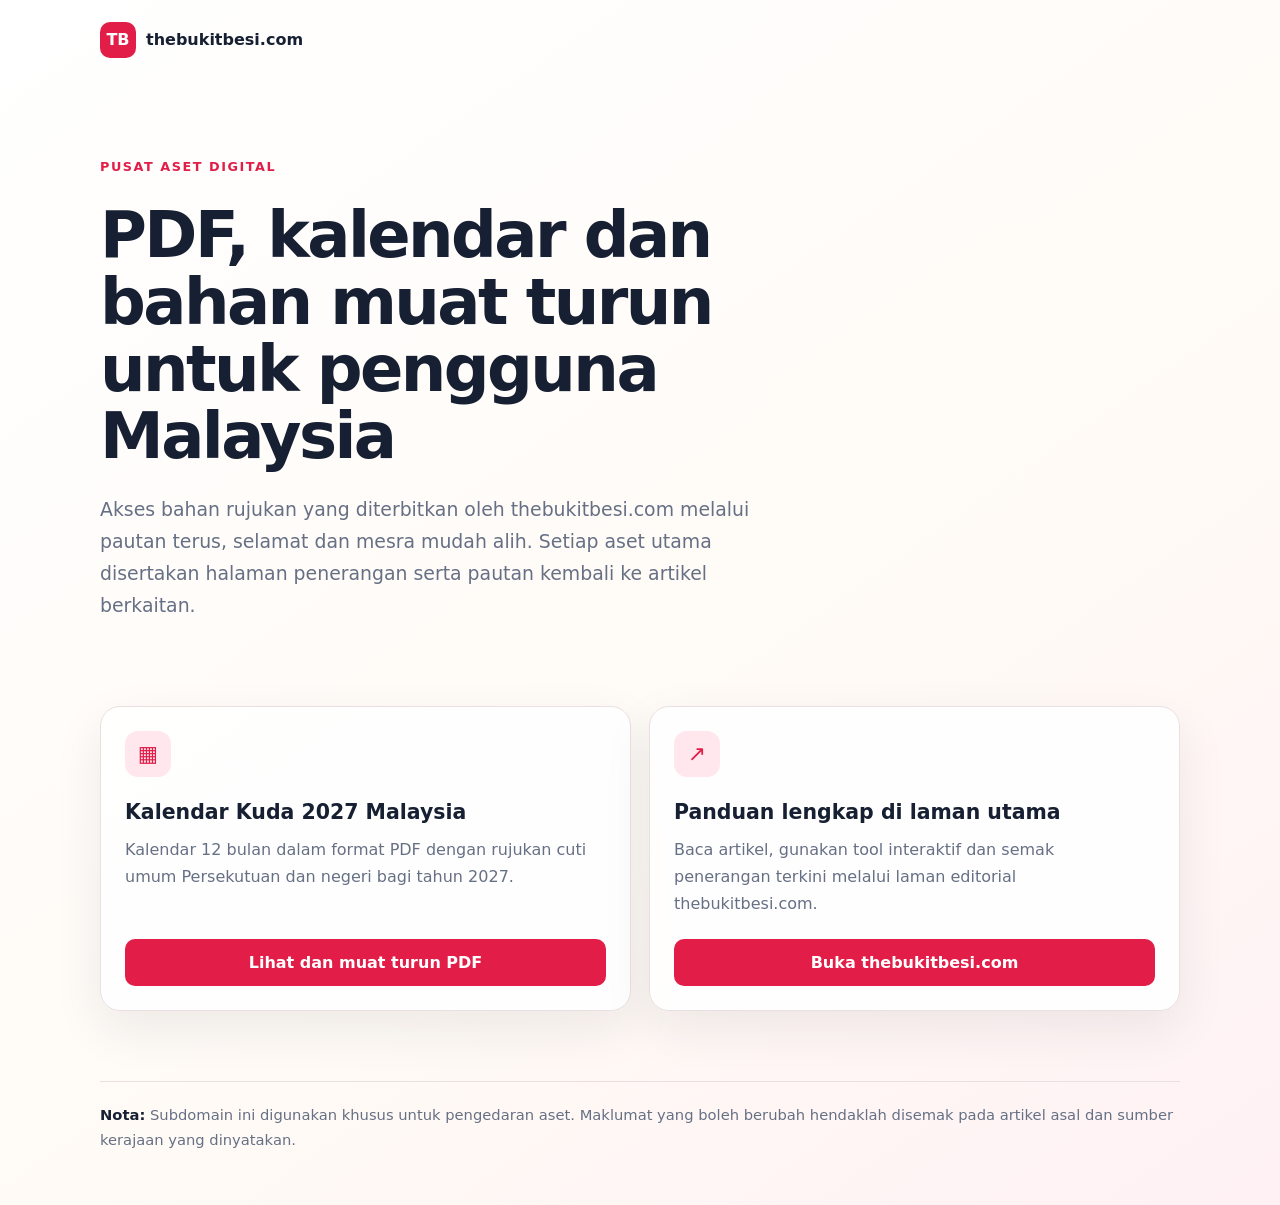
<file: index.html>
<!doctype html>
<html lang="ms">
<head>
  <meta charset="utf-8">
  <meta name="viewport" content="width=device-width,initial-scale=1">
  <title>Pusat Muat Turun & Aset Digital | thebukitbesi.com</title>
  <meta name="description" content="Pusat muat turun PDF, kalendar, panduan dan aset digital percuma daripada thebukitbesi.com untuk pengguna Malaysia.">
  <link rel="canonical" href="https://assets.thebukitbesi.com/">
  <meta name="robots" content="index,follow,max-image-preview:large">
  <meta name="theme-color" content="#e11d48">
  <style>
    :root{--red:#e11d48;--dark:#172033;--muted:#667085;--ivory:#fffaf5;--line:#eadfe1;--white:#fff}
    *{box-sizing:border-box}body{margin:0;color:var(--dark);background:linear-gradient(145deg,#fff 0%,var(--ivory) 62%,#fff1f4 100%);font:16px/1.7 system-ui,-apple-system,BlinkMacSystemFont,"Segoe UI",sans-serif}
    a{color:inherit}.wrap{width:min(1080px,calc(100% - 32px));margin:auto}.site-head{padding:22px 0}.brand{display:inline-flex;align-items:center;gap:10px;text-decoration:none;font-weight:900}.brand-mark{display:grid;place-items:center;width:36px;height:36px;border-radius:10px;background:var(--red);color:#fff}.hero{padding:72px 0 48px}.eyebrow{color:var(--red);font-size:.8rem;font-weight:900;letter-spacing:.12em;text-transform:uppercase}.hero h1{max-width:760px;margin:.35em 0;font-size:clamp(2.1rem,6vw,4rem);line-height:1.05;letter-spacing:-.04em}.lead{max-width:700px;color:var(--muted);font-size:clamp(1rem,2.2vw,1.18rem)}.grid{display:grid;grid-template-columns:repeat(auto-fit,minmax(260px,1fr));gap:18px;padding:18px 0 70px}.card{display:flex;flex-direction:column;min-height:250px;padding:24px;border:1px solid var(--line);border-radius:20px;background:rgba(255,255,255,.88);box-shadow:0 18px 50px rgba(23,32,51,.08)}.card-icon{display:grid;place-items:center;width:46px;height:46px;border-radius:13px;background:#ffe7ed;color:var(--red);font-size:1.35rem}.card h2{margin:18px 0 6px;font-size:1.28rem}.card p{margin:0 0 22px;color:var(--muted)}.btn{display:inline-flex;align-items:center;justify-content:center;min-height:46px;margin-top:auto;padding:10px 16px;border-radius:10px;background:var(--red);color:#fff;text-decoration:none;font-weight:800}.btn:hover{background:#be123c}.btn:focus-visible,.brand:focus-visible{outline:3px solid rgba(225,29,72,.3);outline-offset:3px}.note{padding:20px 0 52px;border-top:1px solid var(--line);color:var(--muted);font-size:.92rem}.note strong{color:var(--dark)}
    @media(max-width:560px){.hero{padding-top:42px}.card{min-height:0}}
  </style>
</head>
<body>
  <header class="site-head">
    <div class="wrap">
      <a class="brand" href="https://www.thebukitbesi.com/" aria-label="Laman utama thebukitbesi.com">
        <span class="brand-mark" aria-hidden="true">TB</span>
        <span>thebukitbesi.com</span>
      </a>
    </div>
  </header>
  <main>
    <section class="hero">
      <div class="wrap">
        <span class="eyebrow">Pusat aset digital</span>
        <h1>PDF, kalendar dan bahan muat turun untuk pengguna Malaysia</h1>
        <p class="lead">Akses bahan rujukan yang diterbitkan oleh thebukitbesi.com melalui pautan terus, selamat dan mesra mudah alih. Setiap aset utama disertakan halaman penerangan serta pautan kembali ke artikel berkaitan.</p>
      </div>
    </section>
    <section class="wrap grid" aria-label="Senarai aset tersedia">
      <article class="card">
        <span class="card-icon" aria-hidden="true">▦</span>
        <h2>Kalendar Kuda 2027 Malaysia</h2>
        <p>Kalendar 12 bulan dalam format PDF dengan rujukan cuti umum Persekutuan dan negeri bagi tahun 2027.</p>
        <a class="btn" href="/kalendar/">Lihat dan muat turun PDF</a>
      </article>
      <article class="card">
        <span class="card-icon" aria-hidden="true">↗</span>
        <h2>Panduan lengkap di laman utama</h2>
        <p>Baca artikel, gunakan tool interaktif dan semak penerangan terkini melalui laman editorial thebukitbesi.com.</p>
        <a class="btn" href="https://www.thebukitbesi.com/">Buka thebukitbesi.com</a>
      </article>
    </section>
    <aside class="wrap note" aria-label="Maklumat penggunaan">
      <strong>Nota:</strong> Subdomain ini digunakan khusus untuk pengedaran aset. Maklumat yang boleh berubah hendaklah disemak pada artikel asal dan sumber kerajaan yang dinyatakan.
    </aside>
  </main>
</body>
</html>
</file>
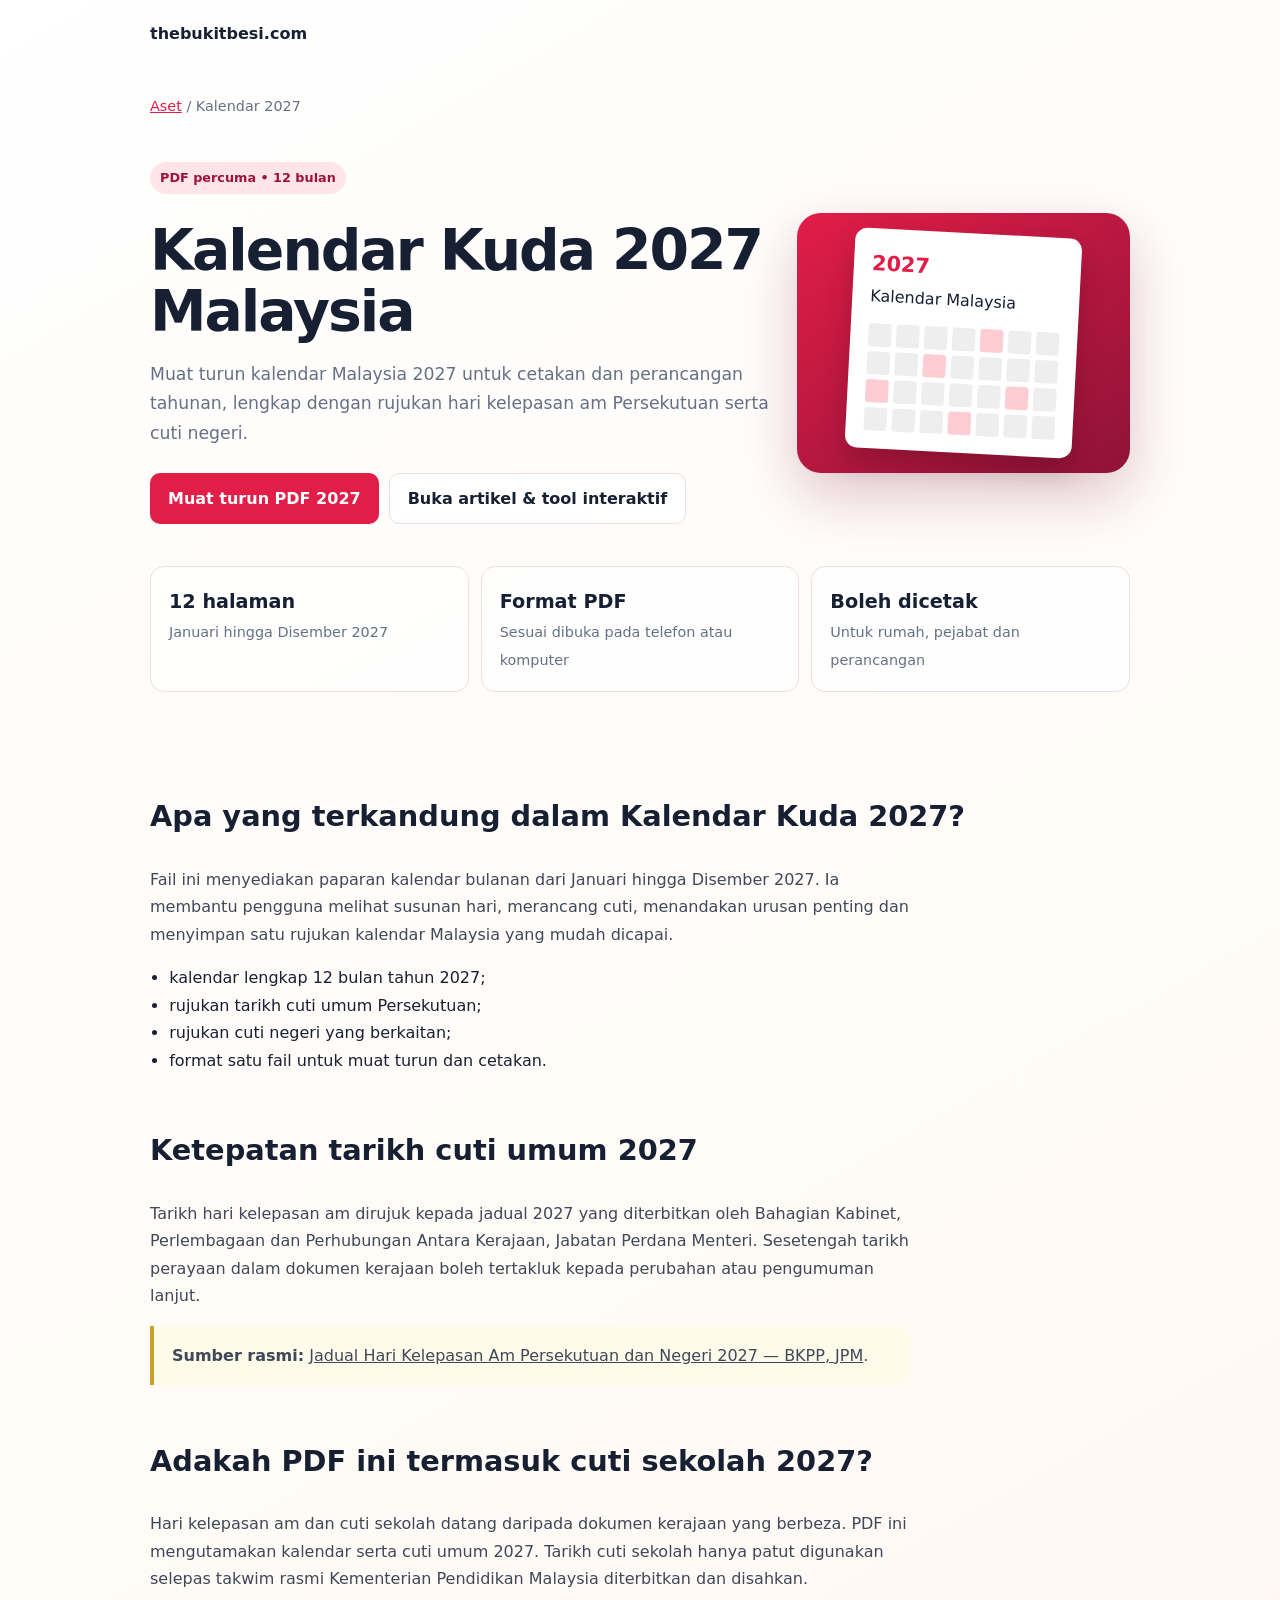
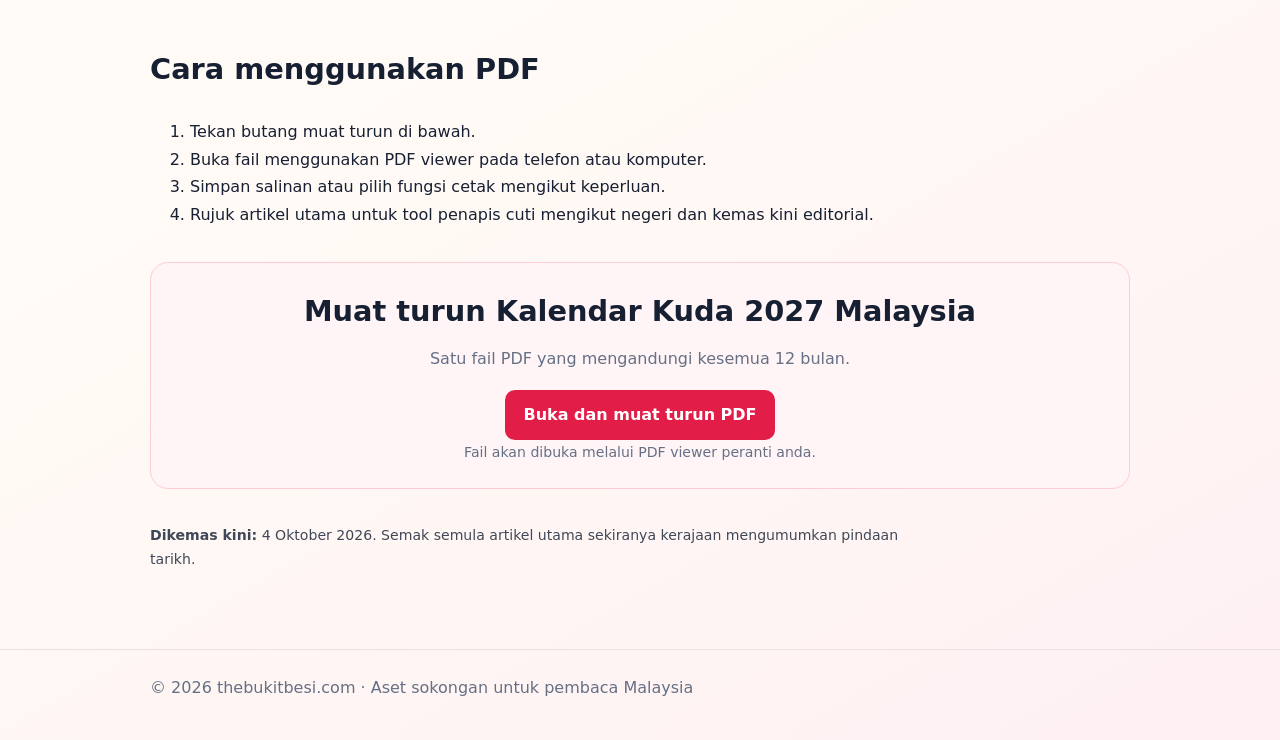
<file: kalendar/index.html>
<!doctype html>
<html lang="ms">
<head>
  <meta charset="utf-8">
  <meta name="viewport" content="width=device-width,initial-scale=1">
  <title>Muat Turun Kalendar Kuda 2027 Malaysia PDF</title>
  <meta name="description" content="Muat turun Kalendar Kuda 2027 Malaysia PDF 12 bulan dengan rujukan cuti umum Persekutuan dan negeri. Sesuai untuk cetakan dan perancangan cuti.">
  <link rel="canonical" href="https://assets.thebukitbesi.com/kalendar/">
  <meta name="robots" content="index,follow,max-image-preview:large">
  <meta name="theme-color" content="#e11d48">
  <style>
    :root{--red:#e11d48;--red2:#be123c;--dark:#172033;--muted:#667085;--ivory:#fffaf5;--line:#eadfe1;--white:#fff;--gold:#c9a227}
    *{box-sizing:border-box}body{margin:0;color:var(--dark);background:linear-gradient(150deg,#fff 0%,var(--ivory) 65%,#fff0f3 100%);font:16px/1.72 system-ui,-apple-system,BlinkMacSystemFont,"Segoe UI",sans-serif}a{color:inherit}.wrap{width:min(980px,calc(100% - 32px));margin:auto}.head{padding:20px 0}.brand{font-weight:900;text-decoration:none}.crumb{margin:26px 0 16px;color:var(--muted);font-size:.9rem}.crumb a{color:var(--red)}.hero{display:grid;grid-template-columns:minmax(0,1.3fr) minmax(240px,.7fr);gap:28px;align-items:center;padding:28px 0 42px}.badge{display:inline-block;padding:5px 10px;border-radius:999px;background:#ffe4ea;color:#9f1239;font-size:.8rem;font-weight:900}.hero h1{margin:.45em 0 .3em;font-size:clamp(2rem,5vw,3.55rem);line-height:1.08;letter-spacing:-.035em}.lead{color:var(--muted);font-size:1.08rem}.actions{display:flex;flex-wrap:wrap;gap:10px;margin-top:24px}.btn{display:inline-flex;align-items:center;justify-content:center;min-height:48px;padding:11px 18px;border-radius:10px;background:var(--red);color:#fff;text-decoration:none;font-weight:850}.btn:hover{background:var(--red2)}.btn-alt{background:#fff;color:var(--dark);border:1px solid var(--line)}.btn:focus-visible,a:focus-visible{outline:3px solid rgba(225,29,72,.3);outline-offset:3px}.visual{display:grid;place-items:center;min-height:260px;border-radius:24px;background:linear-gradient(145deg,var(--red),#8f1237);box-shadow:0 22px 58px rgba(130,18,55,.24);color:#fff}.sheet{width:68%;padding:18px;border-radius:12px;background:#fff;color:var(--dark);box-shadow:0 14px 26px rgba(0,0,0,.18);transform:rotate(3deg)}.sheet strong{display:block;color:var(--red);font-size:1.3rem}.grid-dots{display:grid;grid-template-columns:repeat(7,1fr);gap:5px;margin-top:14px}.grid-dots i{aspect-ratio:1;border-radius:3px;background:#eee}.grid-dots i:nth-child(5n){background:#fecdd3}.facts{display:grid;grid-template-columns:repeat(3,1fr);gap:12px;margin:0 0 42px}.fact{padding:18px;border:1px solid var(--line);border-radius:14px;background:rgba(255,255,255,.85)}.fact strong{display:block;font-size:1.2rem}.fact span{color:var(--muted);font-size:.9rem}.content{padding:6px 0 64px}.content h2{margin-top:1.8em;font-size:clamp(1.35rem,3vw,1.8rem)}.content p,.content li{max-width:760px}.content p{color:#3f4858}.check{padding-left:1.2rem}.source{padding:16px 18px;border-left:4px solid var(--gold);border-radius:0 12px 12px 0;background:#fffbeb}.download{margin:34px 0;padding:24px;border:1px solid #fecdd3;border-radius:18px;background:#fff4f6;text-align:center}.download h2{margin:0 0 8px}.download p{margin:0 auto 18px;color:var(--muted)}.small{color:var(--muted);font-size:.88rem}.footer{padding:24px 0 38px;border-top:1px solid var(--line);color:var(--muted)}
    @media(max-width:720px){.hero{grid-template-columns:1fr}.visual{min-height:210px}.facts{grid-template-columns:1fr}.actions{display:grid}.btn{width:100%}}
  </style>
</head>
<body>
  <header class="head"><div class="wrap"><a class="brand" href="https://www.thebukitbesi.com/">thebukitbesi.com</a></div></header>
  <main class="wrap">
    <nav class="crumb" aria-label="Breadcrumb"><a href="/">Aset</a> / Kalendar 2027</nav>
    <section class="hero">
      <div>
        <span class="badge">PDF percuma • 12 bulan</span>
        <h1>Kalendar Kuda 2027 Malaysia</h1>
        <p class="lead">Muat turun kalendar Malaysia 2027 untuk cetakan dan perancangan tahunan, lengkap dengan rujukan hari kelepasan am Persekutuan serta cuti negeri.</p>
        <div class="actions">
          <a class="btn" href="/kalendar/kalendar-kuda-2027-malaysia-cuti-umum.pdf">Muat turun PDF 2027</a>
          <a class="btn btn-alt" href="https://www.thebukitbesi.com/">Buka artikel &amp; tool interaktif</a>
        </div>
      </div>
      <div class="visual" aria-hidden="true">
        <div class="sheet"><strong>2027</strong><span>Kalendar Malaysia</span><div class="grid-dots"><i></i><i></i><i></i><i></i><i></i><i></i><i></i><i></i><i></i><i></i><i></i><i></i><i></i><i></i><i></i><i></i><i></i><i></i><i></i><i></i><i></i><i></i><i></i><i></i><i></i><i></i><i></i><i></i></div></div>
      </div>
    </section>
    <section class="facts" aria-label="Maklumat fail">
      <div class="fact"><strong>12 halaman</strong><span>Januari hingga Disember 2027</span></div>
      <div class="fact"><strong>Format PDF</strong><span>Sesuai dibuka pada telefon atau komputer</span></div>
      <div class="fact"><strong>Boleh dicetak</strong><span>Untuk rumah, pejabat dan perancangan</span></div>
    </section>
    <article class="content">
      <h2>Apa yang terkandung dalam Kalendar Kuda 2027?</h2>
      <p>Fail ini menyediakan paparan kalendar bulanan dari Januari hingga Disember 2027. Ia membantu pengguna melihat susunan hari, merancang cuti, menandakan urusan penting dan menyimpan satu rujukan kalendar Malaysia yang mudah dicapai.</p>
      <ul class="check">
        <li>kalendar lengkap 12 bulan tahun 2027;</li>
        <li>rujukan tarikh cuti umum Persekutuan;</li>
        <li>rujukan cuti negeri yang berkaitan;</li>
        <li>format satu fail untuk muat turun dan cetakan.</li>
      </ul>
      <h2>Ketepatan tarikh cuti umum 2027</h2>
      <p>Tarikh hari kelepasan am dirujuk kepada jadual 2027 yang diterbitkan oleh Bahagian Kabinet, Perlembagaan dan Perhubungan Antara Kerajaan, Jabatan Perdana Menteri. Sesetengah tarikh perayaan dalam dokumen kerajaan boleh tertakluk kepada perubahan atau pengumuman lanjut.</p>
      <p class="source"><strong>Sumber rasmi:</strong> <a href="https://www.kabinet.gov.my/storage/2026/08/HKA_2027.pdf" rel="noopener noreferrer">Jadual Hari Kelepasan Am Persekutuan dan Negeri 2027 — BKPP, JPM</a>.</p>
      <h2>Adakah PDF ini termasuk cuti sekolah 2027?</h2>
      <p>Hari kelepasan am dan cuti sekolah datang daripada dokumen kerajaan yang berbeza. PDF ini mengutamakan kalendar serta cuti umum 2027. Tarikh cuti sekolah hanya patut digunakan selepas takwim rasmi Kementerian Pendidikan Malaysia diterbitkan dan disahkan.</p>
      <h2>Cara menggunakan PDF</h2>
      <ol>
        <li>Tekan butang muat turun di bawah.</li>
        <li>Buka fail menggunakan PDF viewer pada telefon atau komputer.</li>
        <li>Simpan salinan atau pilih fungsi cetak mengikut keperluan.</li>
        <li>Rujuk artikel utama untuk tool penapis cuti mengikut negeri dan kemas kini editorial.</li>
      </ol>
      <section class="download" aria-labelledby="download-title">
        <h2 id="download-title">Muat turun Kalendar Kuda 2027 Malaysia</h2>
        <p>Satu fail PDF yang mengandungi kesemua 12 bulan.</p>
        <a class="btn" href="/kalendar/kalendar-kuda-2027-malaysia-cuti-umum.pdf">Buka dan muat turun PDF</a>
        <div class="small">Fail akan dibuka melalui PDF viewer peranti anda.</div>
      </section>
      <p class="small"><strong>Dikemas kini:</strong> 4 Oktober 2026. Semak semula artikel utama sekiranya kerajaan mengumumkan pindaan tarikh.</p>
    </article>
  </main>
  <footer class="footer"><div class="wrap">© 2026 thebukitbesi.com · Aset sokongan untuk pembaca Malaysia</div></footer>
</body>
</html>
</file>
